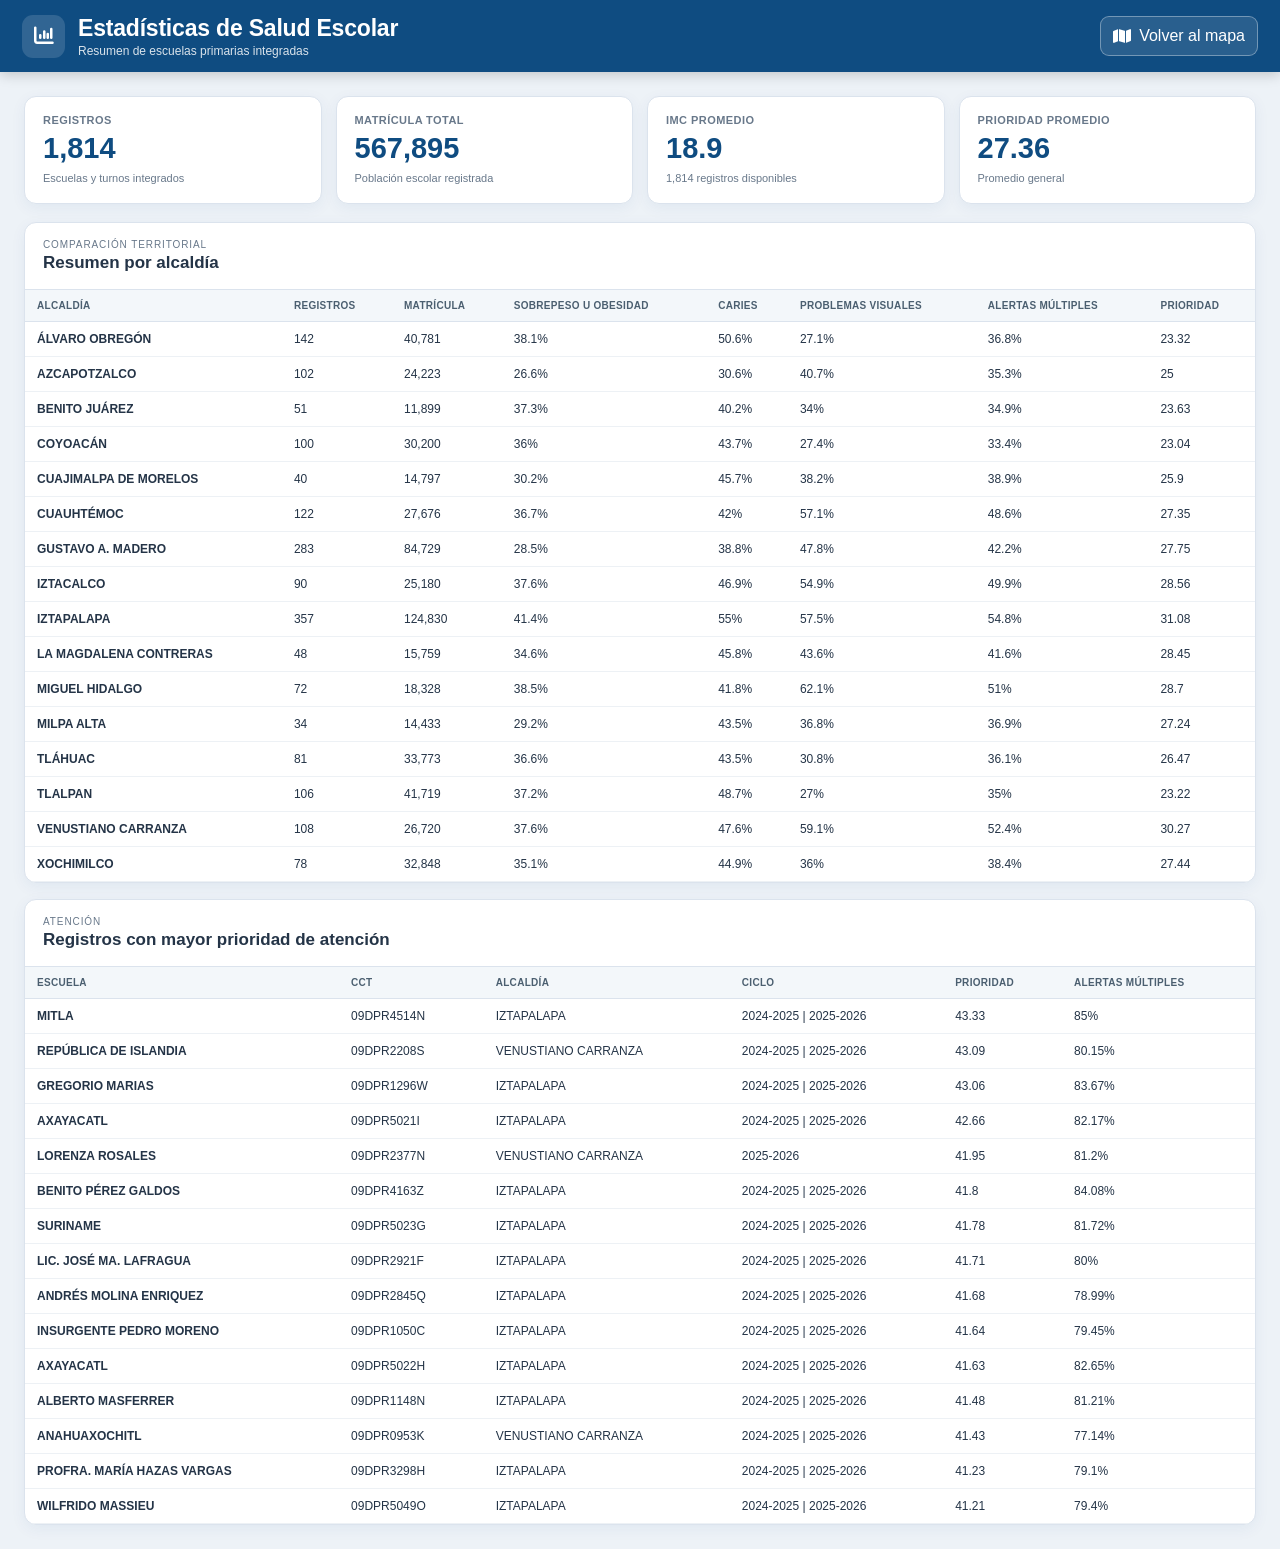
<file: estadisticas.html>
<!DOCTYPE html>
<html lang="es">
<head>
  <meta charset="UTF-8">
  <meta name="viewport" content="width=device-width, initial-scale=1.0">
  <meta name="description" content="Resumen estadístico del Visor de Salud Escolar.">
  <title>Estadísticas | Visor de Salud Escolar</title>
  <link rel="stylesheet" href="https://cdnjs.cloudflare.com/ajax/libs/font-awesome/6.7.2/css/all.min.css">
  <link rel="stylesheet" href="style.css">
</head>
<body class="stats-page">
  <header class="topbar">
    <div class="brand">
      <div class="brand-icon" aria-hidden="true"><i class="fa-solid fa-chart-column"></i></div>
      <div class="brand-text"><h1>Estadísticas de Salud Escolar</h1><p>Resumen de escuelas primarias integradas</p></div>
    </div>
    <div class="topbar-actions"><a class="topbar-button" href="index.html"><i class="fa-solid fa-map"></i><span>Volver al mapa</span></a></div>
  </header>
  <main class="stats-main">
    <section class="summary-cards" aria-label="Indicadores generales">
      <article class="summary-card"><span>Registros</span><strong id="sSchools">—</strong><small>Escuelas y turnos integrados</small></article>
      <article class="summary-card"><span>Matrícula total</span><strong id="sEnrollment">—</strong><small>Población escolar registrada</small></article>
      <article class="summary-card"><span>IMC promedio</span><strong id="sImc">—</strong><small id="sImcCount">Registros disponibles</small></article>
      <article class="summary-card"><span>Prioridad promedio</span><strong id="sPriority">—</strong><small>Promedio general</small></article>
    </section>

    <section class="stats-panel">
      <div class="stats-panel-heading"><div><span class="panel-kicker">Comparación territorial</span><h2>Resumen por alcaldía</h2></div></div>
      <div class="table-wrapper"><table><thead><tr><th>Alcaldía</th><th>Registros</th><th>Matrícula</th><th>Sobrepeso u obesidad</th><th>Caries</th><th>Problemas visuales</th><th>Alertas múltiples</th><th>Prioridad</th></tr></thead><tbody id="boroughTable"></tbody></table></div>
    </section>

    <section class="stats-panel">
      <div class="stats-panel-heading"><div><span class="panel-kicker">Atención</span><h2>Registros con mayor prioridad de atención</h2></div></div>
      <div class="table-wrapper"><table><thead><tr><th>Escuela</th><th>CCT</th><th>Alcaldía</th><th>Ciclo</th><th>Prioridad</th><th>Alertas múltiples</th></tr></thead><tbody id="topTable"></tbody></table></div>
    </section>
  </main>
  <script>
    const number = (value, decimals = 1) => Number.isFinite(Number(value)) ? Number(value).toLocaleString('es-MX', { maximumFractionDigits: decimals }) : '—';
    const enrollment = row => Number(row.NUM_MATRICULA_TOTAL_ESCUELA) || Number(row.NUM_MATRICULA_TOTAL_ESCUELA_y) || Number(row.NUM_MATRICULA_TOTAL_ESCUELA_x) || 0;
    const average = (rows, field) => { const values = rows.map(row => Number(row[field])).filter(Number.isFinite); return values.length ? values.reduce((sum, value) => sum + value, 0) / values.length : null; };
    const safe = value => String(value ?? '').replace(/[&<>'\"]/g, char => ({'&':'&amp;','<':'&lt;','>':'&gt;',"'":'&#39;','\"':'&quot;'}[char]));
    fetch('data/salud_escolar.json').then(response => response.json()).then(data => {
      const imcRows = data.filter(row => Number.isFinite(Number(row.imc_promedio)));
      sSchools.textContent = data.length.toLocaleString('es-MX');
      sEnrollment.textContent = data.reduce((sum, row) => sum + enrollment(row), 0).toLocaleString('es-MX');
      sImc.textContent = number(average(imcRows, 'imc_promedio'), 2);
      sImcCount.textContent = `${imcRows.length.toLocaleString('es-MX')} registros disponibles`;
      sPriority.textContent = number(average(data, 'prioridad_atencion'), 2);
      const groups = new Map();
      data.forEach(row => { if (!groups.has(row.alcaldia)) groups.set(row.alcaldia, []); groups.get(row.alcaldia).push(row); });
      boroughTable.innerHTML = [...groups.entries()].sort(([a],[b]) => a.localeCompare(b, 'es')).map(([name, rows]) => `<tr><td><strong>${safe(name)}</strong></td><td>${rows.length.toLocaleString('es-MX')}</td><td>${rows.reduce((sum,row)=>sum+enrollment(row),0).toLocaleString('es-MX')}</td><td>${number(average(rows,'pct_sobrepeso_obesidad'))}%</td><td>${number(average(rows,'pct_caries'))}%</td><td>${number(average(rows,'pct_visual'))}%</td><td>${number(average(rows,'pct_alertas_multiples'))}%</td><td>${number(average(rows,'prioridad_atencion'),2)}</td></tr>`).join('');
      topTable.innerHTML = [...data].sort((a,b) => Number(b.prioridad_atencion)-Number(a.prioridad_atencion)).slice(0,15).map(row => `<tr><td><strong>${safe(row.NOM_ESCUELA_ATENCION)}</strong></td><td>${safe(row.CVE_ESCUELA_ATENCION)}</td><td>${safe(row.alcaldia)}</td><td>${safe(row.REF_CICLO_ESCOLAR)}</td><td>${number(row.prioridad_atencion,2)}</td><td>${number(row.pct_alertas_multiples,2)}%</td></tr>`).join('');
    }).catch(() => { document.querySelector('.stats-main').innerHTML = '<div class="stats-error">No fue posible cargar la información estadística.</div>'; });
  </script>
</body>
</html>
</file>
<file: style.css>
:root{
  --blue:#0f4c81;--blue-dark:#0a355c;--blue-soft:#eaf3fb;--teal:#147d7e;
  --text:#243447;--muted:#68788a;--line:#dbe3ed;--bg:#edf2f7;--white:#fff;
  --danger:#a93e42;--shadow:0 8px 24px rgba(15,76,129,.13)
}
*{box-sizing:border-box;margin:0;padding:0}
html,body{height:100%;font-family:"Segoe UI",Arial,sans-serif;background:var(--bg);color:var(--text)}
body{display:grid;grid-template-rows:72px minmax(0,1fr) 34px;overflow:hidden}
button,input,select{font:inherit}button{cursor:pointer}.sr-only{position:absolute;width:1px;height:1px;padding:0;margin:-1px;overflow:hidden;clip:rect(0,0,0,0);white-space:nowrap;border:0}.is-hidden{display:none!important}

.topbar{background:var(--blue);color:#fff;display:flex;align-items:center;justify-content:space-between;padding:0 22px;box-shadow:0 3px 12px rgba(0,0,0,.18);z-index:1500}
.brand,.topbar-actions{display:flex;align-items:center;gap:13px}.brand-icon{width:43px;height:43px;border-radius:11px;background:rgba(255,255,255,.14);display:grid;place-items:center;font-size:20px}.brand-text h1{font-size:23px;letter-spacing:-.2px}.brand-text p{font-size:12px;opacity:.84;margin-top:2px}
.search-box{position:relative;width:min(430px,38vw)}.search-box>i{position:absolute;left:13px;top:50%;transform:translateY(-50%);color:#64748b}.search-box input{width:100%;padding:11px 14px 11px 39px;border:0;border-radius:10px;outline:0;color:var(--text)}.search-results{display:none;position:absolute;top:calc(100% + 8px);left:0;right:0;background:#fff;border:1px solid var(--line);border-radius:12px;box-shadow:var(--shadow);max-height:420px;overflow:auto;z-index:1900}.search-results.visible{display:block}.search-result-item{width:100%;border:0;border-bottom:1px solid #edf1f5;background:#fff;text-align:left;padding:11px 13px;display:flex;flex-direction:column;gap:2px;color:var(--text)}.search-result-item:hover,.search-result-item:focus{background:var(--blue-soft);outline:0}.search-result-item span,.search-result-item small{color:var(--muted);font-size:12px}.search-empty{padding:15px;color:var(--muted);font-size:13px}
.topbar-button{border:1px solid rgba(255,255,255,.35);background:rgba(255,255,255,.11);color:#fff;border-radius:9px;padding:10px 12px;display:flex;align-items:center;gap:8px;text-decoration:none;white-space:nowrap}.topbar-button:hover{background:rgba(255,255,255,.18)}

.app-layout{display:grid;grid-template-columns:332px minmax(0,1fr) 420px;min-height:0;position:relative}.app-layout.details-closed{grid-template-columns:332px minmax(0,1fr)}
.left-panel,.details-panel{background:#fff;overflow:auto;min-width:0}.left-panel{border-right:1px solid var(--line);padding:18px;z-index:900}.details-panel{border-left:1px solid var(--line);display:flex;flex-direction:column}.details-panel.closed{display:none}.panel-heading,.details-header{display:flex;justify-content:space-between;align-items:center;gap:12px}.panel-heading{padding-bottom:14px;border-bottom:1px solid var(--line)}.panel-heading h2,.details-header h2{font-size:18px}.panel-kicker{display:block;font-size:10px;text-transform:uppercase;letter-spacing:.09em;color:var(--muted);margin-bottom:3px}
.panel-section{padding:16px 0;border-bottom:1px solid var(--line)}.section-title{display:flex;align-items:center;gap:8px;color:var(--blue);margin-bottom:13px}.section-title h3{font-size:14px}.form-group{margin-top:11px}.form-group label{display:block;font-size:12px;font-weight:700;margin-bottom:6px}.form-group select{width:100%;padding:9px 10px;border:1px solid var(--line);border-radius:8px;background:#fff;color:var(--text)}.form-group select:focus{outline:2px solid rgba(15,76,129,.15);border-color:var(--blue)}
.secondary-button{border-radius:8px;padding:9px 11px;border:1px solid var(--blue);background:#fff;color:var(--blue);display:flex;align-items:center;justify-content:center;gap:7px}.compact-button{font-size:12px}.secondary-button:hover{background:var(--blue-soft)}
.mini-variable-legend{margin-top:11px;padding:9px 10px;border:1px solid var(--line);border-radius:9px;background:#f8fafc}.mini-legend-heading{font-size:11px;font-weight:700;color:var(--blue);margin-bottom:6px}.mini-color-bar{height:10px;border-radius:999px;border:1px solid rgba(15,23,42,.14);background:linear-gradient(90deg,#d9eee8 0%,#8bc8b5 32%,#efb366 68%,#ad3d4b 100%)}.mini-color-bar.imc{background:var(--teal)}.mini-color-bar.completeness{background:linear-gradient(90deg,#dbeafe,#7eb6dc,#0f4c81)}.mini-color-labels{display:flex;justify-content:space-between;font-size:10px;color:var(--muted);margin-top:4px}
.active-filters{display:flex;flex-wrap:wrap;gap:6px;margin-top:12px}.filter-chip{max-width:100%;overflow:hidden;text-overflow:ellipsis;white-space:nowrap;padding:5px 8px;border-radius:999px;background:var(--blue-soft);color:#284e6c;font-size:10px;font-weight:700}.no-filters{font-size:11px;color:var(--muted)}
.section-toggle{width:100%;border:0;background:transparent;padding:0;justify-content:space-between;text-align:left}.section-title-label{display:flex;align-items:center;gap:8px}.section-toggle-icon{font-size:11px;transition:transform .2s}.collapsible-content{max-height:800px;overflow:hidden;transition:max-height .22s ease,opacity .18s ease}.collapsible-section.is-collapsed .section-toggle-icon{transform:rotate(180deg)}.collapsible-section.is-collapsed .collapsible-content{max-height:0;opacity:0;pointer-events:none}
.layer-list{display:flex;flex-direction:column;gap:10px}.layer-option{display:flex;gap:9px;align-items:flex-start}.layer-option input{margin-top:3px}.layer-option-text{display:flex;flex-direction:column}.layer-option-text small{color:var(--muted);font-size:11px;margin-top:2px}
.stats-grid{display:grid;grid-template-columns:1fr 1fr;gap:9px}.stat-card{border:1px solid var(--line);border-radius:10px;padding:11px;background:#f8fafc}.stat-label{display:block;color:var(--muted);font-size:10px}.stat-card strong{display:block;color:var(--blue);font-size:18px;margin-top:4px;overflow:hidden;text-overflow:ellipsis}.borough-summary{display:flex;flex-direction:column}.borough-card{width:100%;border:0;border-bottom:1px solid #edf1f5;background:#fff;padding:9px 2px;display:flex;justify-content:space-between;align-items:center;text-align:left;color:var(--text)}.borough-card:hover{background:var(--blue-soft)}.borough-card span{display:flex;flex-direction:column;min-width:0}.borough-card strong{font-size:11px;overflow:hidden;text-overflow:ellipsis}.borough-card small{font-size:10px;color:var(--muted)}.borough-card b{font-size:11px;color:var(--blue);white-space:nowrap;margin-left:8px}

.map-area{position:relative;min-width:0;min-height:0;overflow:hidden;isolation:isolate}#map{position:absolute;inset:0;width:100%;height:100%;background:#dfe7ec}.map-status{position:absolute;left:50%;bottom:16px;transform:translateX(-50%);z-index:700;background:rgba(255,255,255,.95);border:1px solid var(--line);border-radius:999px;padding:8px 14px;font-size:11px;box-shadow:var(--shadow);white-space:nowrap;display:flex;gap:7px;align-items:center;color:#475569}.map-status i{color:var(--blue)}
.map-legend{position:absolute;right:18px;bottom:18px;z-index:750;width:286px;background:rgba(255,255,255,.97);border:1px solid var(--line);border-radius:12px;padding:12px 13px;box-shadow:var(--shadow)}.legend-header{display:flex;align-items:center;justify-content:space-between;gap:10px}.legend-header strong{display:block;font-size:13px;line-height:1.3}.plain-icon-button{border:0;background:transparent;color:var(--blue);width:28px;height:28px;border-radius:7px}.plain-icon-button:hover{background:var(--blue-soft)}.legend-body{margin-top:9px}.legend-body.collapsed{display:none}.legend-row{display:grid;grid-template-columns:13px minmax(72px,1fr) auto;gap:8px;align-items:center;padding:4px 0;font-size:11px}.legend-dot{width:11px;height:11px;border-radius:50%;border:1px solid rgba(0,0,0,.1)}.legend-row small{color:var(--muted);text-align:right}.legend-note{font-size:10.5px;color:var(--muted);line-height:1.4;padding-top:8px;margin-top:6px;border-top:1px solid var(--line)}
.map-button{display:none;position:absolute;z-index:1000;border:0;background:var(--blue);color:#fff;width:40px;height:40px;border-radius:9px;box-shadow:var(--shadow)}.open-filters{left:52px;top:12px}

.details-header{padding:17px 18px;background:var(--blue);color:#fff}.details-header .panel-kicker{color:rgba(255,255,255,.73)}.icon-button{width:36px;height:36px;border:0;border-radius:8px;background:rgba(255,255,255,.14);color:#fff}.details-scroll{overflow:auto;flex:1}.detail-section{padding:17px 18px;border-bottom:1px solid var(--line)}.school-detail-header{display:flex;gap:12px;align-items:flex-start}.school-detail-icon{width:39px;height:39px;border-radius:10px;background:var(--blue-soft);color:var(--blue);display:grid;place-items:center;font-size:17px;flex:0 0 auto}.school-detail-header h3{font-size:17px;line-height:1.25}.school-detail-header p{font-size:12px;color:var(--muted);margin-top:4px}.detail-section h4{font-size:13px;color:var(--blue);margin-bottom:11px}.info-grid{display:grid;grid-template-columns:1fr 1fr;gap:9px}.info-card{border:1px solid var(--line);border-radius:9px;background:#f8fafc;padding:10px;min-width:0}.info-card span{display:block;font-size:10px;color:var(--muted);margin-bottom:4px}.info-card strong{display:block;font-size:13px;word-break:break-word}.metric-highlight{border-left:5px solid var(--blue);background:var(--blue-soft);padding:13px 14px;border-radius:9px;display:grid;gap:4px}.metric-highlight span{font-size:11px;color:var(--muted)}.metric-highlight strong{font-size:23px;color:var(--blue)}.metric-highlight small{font-size:11px;color:var(--muted)}.indicator-list{display:flex;flex-direction:column}.indicator-row{display:flex;justify-content:space-between;align-items:center;gap:14px;padding:9px 0;border-bottom:1px solid #edf1f5;font-size:12px}.indicator-row:last-child{border:0}.indicator-row span{color:var(--muted)}.indicator-row strong{color:var(--text);white-space:nowrap}.empty-state{text-align:center;padding:50px 20px;color:var(--muted)}.empty-state i{font-size:38px;color:var(--blue);margin-bottom:10px}
.footer{background:var(--blue);color:#fff;display:flex;align-items:center;justify-content:space-between;padding:0 20px;font-size:10px}
.leaflet-tooltip{border-radius:8px!important;border:1px solid var(--line)!important;box-shadow:0 5px 15px rgba(0,0,0,.16)!important;padding:8px 10px!important}.leaflet-control-layers{border:0!important;border-radius:9px!important;box-shadow:var(--shadow)!important}
::-webkit-scrollbar{width:8px;height:8px}::-webkit-scrollbar-thumb{background:#c4d0dc;border-radius:10px}

@media(max-width:1250px){.app-layout,.app-layout.details-closed{grid-template-columns:300px minmax(0,1fr)}.details-panel{position:absolute;right:0;top:0;bottom:0;width:min(420px,94vw);z-index:1600;box-shadow:-8px 0 24px rgba(0,0,0,.18)}.details-panel.closed{display:flex;transform:translateX(105%)}.details-panel:not(.closed){transform:translateX(0)}.left-panel{padding:15px}}
@media(max-width:900px){body{grid-template-rows:auto minmax(0,1fr) 30px}.topbar{padding:9px 12px;gap:8px;flex-wrap:wrap}.brand-text p,.topbar-button span{display:none}.topbar-actions{flex:1;min-width:0}.search-box{width:100%;min-width:170px}.app-layout,.app-layout.details-closed{grid-template-columns:1fr}.left-panel{position:absolute;left:0;top:0;bottom:0;width:min(332px,91vw);z-index:1550;transform:translateX(-105%);transition:transform .22s;box-shadow:8px 0 24px rgba(0,0,0,.18)}.left-panel.open{transform:translateX(0)}.map-button{display:block}.map-legend{right:10px;bottom:58px;width:min(280px,calc(100% - 20px))}.map-status{bottom:12px;max-width:calc(100% - 22px);white-space:normal;text-align:center}.footer span:last-child{display:none}.footer{padding:0 12px}}
@media(max-width:520px){.brand-text h1{font-size:17px}.brand-icon{width:37px;height:37px}.topbar-button{padding:9px}.topbar-actions{order:3;width:100%}.map-legend{font-size:10px}.info-grid{grid-template-columns:1fr}.map-status{display:none}}

/* Página de estadísticas */
body.stats-page{display:block;overflow:auto;min-height:100%;background:var(--bg)}
.stats-page .topbar{height:72px;position:sticky;top:0}.stats-main{max-width:1420px;margin:0 auto;padding:24px}.summary-cards{display:grid;grid-template-columns:repeat(4,1fr);gap:14px;margin-bottom:18px}.summary-card{background:#fff;border:1px solid var(--line);border-radius:12px;padding:17px 18px;box-shadow:0 4px 15px rgba(15,76,129,.06)}.summary-card span{display:block;font-size:11px;font-weight:700;color:var(--muted);text-transform:uppercase;letter-spacing:.04em}.summary-card strong{display:block;font-size:29px;color:var(--blue);margin:6px 0 3px}.summary-card small{color:var(--muted);font-size:11px}.stats-panel{background:#fff;border:1px solid var(--line);border-radius:12px;margin-top:16px;box-shadow:0 4px 15px rgba(15,76,129,.06);overflow:hidden}.stats-panel-heading{padding:16px 18px;border-bottom:1px solid var(--line)}.stats-panel-heading h2{font-size:17px}.table-wrapper{overflow:auto}.stats-panel table{width:100%;border-collapse:collapse;font-size:12px}.stats-panel th{background:#f3f7fa;color:#4b5f70;text-align:left;font-size:10px;text-transform:uppercase;letter-spacing:.03em;padding:10px 12px;border-bottom:1px solid var(--line);white-space:nowrap}.stats-panel td{padding:10px 12px;border-bottom:1px solid #edf1f5;white-space:nowrap}.stats-panel tbody tr:hover{background:#f8fbfd}.stats-panel td:first-child{white-space:normal;min-width:180px}.stats-error{background:#fff;border:1px solid var(--line);border-radius:12px;padding:30px;text-align:center;color:var(--muted)}
@media(max-width:900px){.summary-cards{grid-template-columns:1fr 1fr}.stats-main{padding:15px}.stats-page .topbar{height:auto;min-height:64px}}
@media(max-width:520px){.summary-cards{grid-template-columns:1fr}.stats-main{padding:10px}}
</file>
